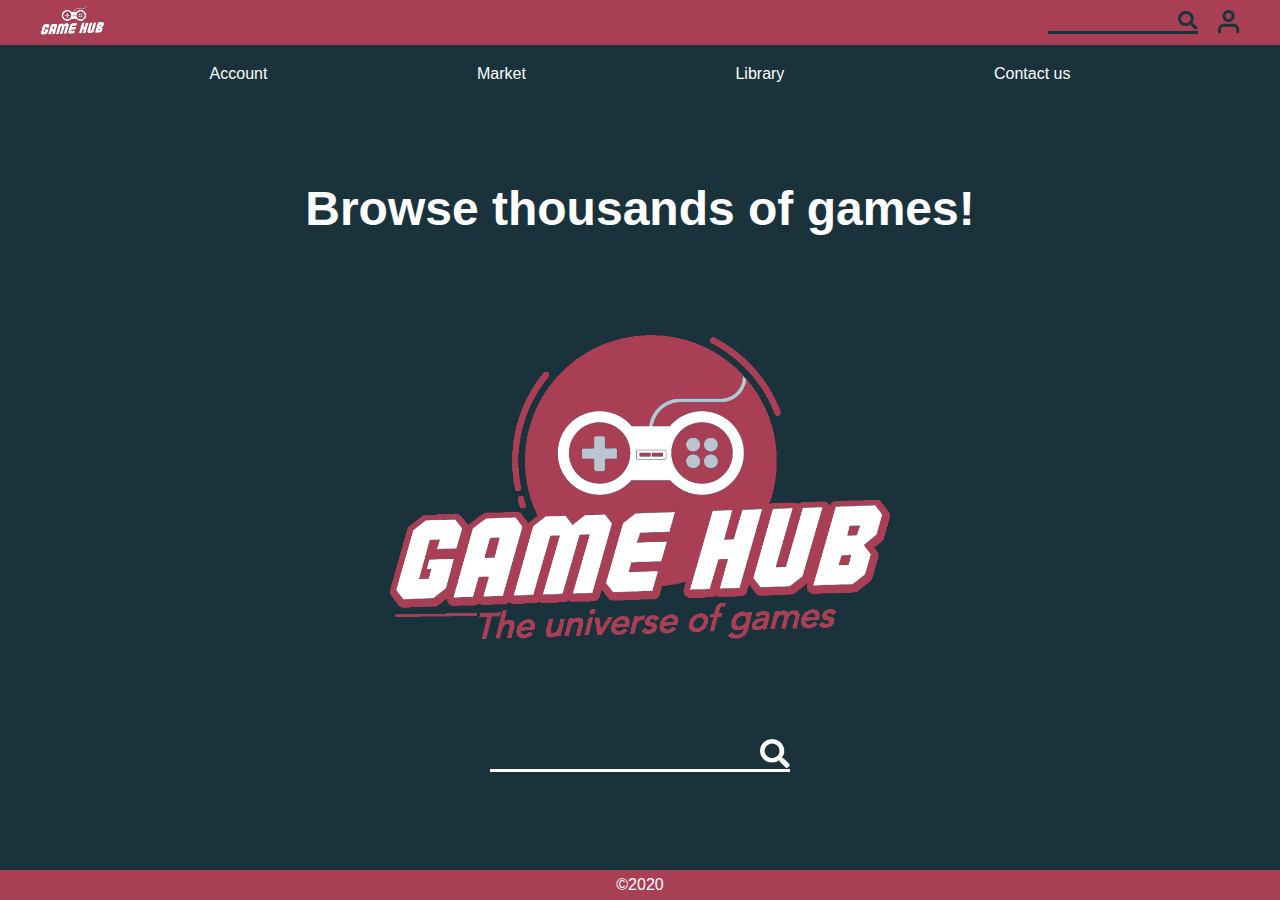
<file: index.html>
<!DOCTYPE html>
<html lang="en">
<head>
    <meta charset="UTF-8">
    <meta name="viewport" content="width=device-width, initial-scale=1.0">
    <title>Game Hub</title>
    <meta name="description" content="Sell your games or browse thousands of games on Game Hub.">
    <link rel="stylesheet" href="/styles/style2.css">
</head>
<body class="gamehubGrid">
    <header>
        <img src="img/Untitled3.png" alt="logo" id="logo">
        <a href="account.html"><img src="img/userIcon.png" alt="user icon"></a>
        <input type="text" name="search">  
    </header>
    <ul class="flex-secondNav">
        <li><a href="account.html">Account</a></li>
        <li><a href="market.html">Market</a></li>
        <li><a href="library.html">Library</a></li>
        <li><a href="contact.html">Contact us</a></li>
    </ul>
    <main class="indexMain">
        <h1>Browse thousands of games!</h1>
        <img src="img/Untitled2.png" alt="big logo" id="biglogo">
        <input type="text" name="search" class="mainInput">
    </main>
    <footer>
        <p>&copy;2020</p>
    </footer>
</body>
</html>
</file>
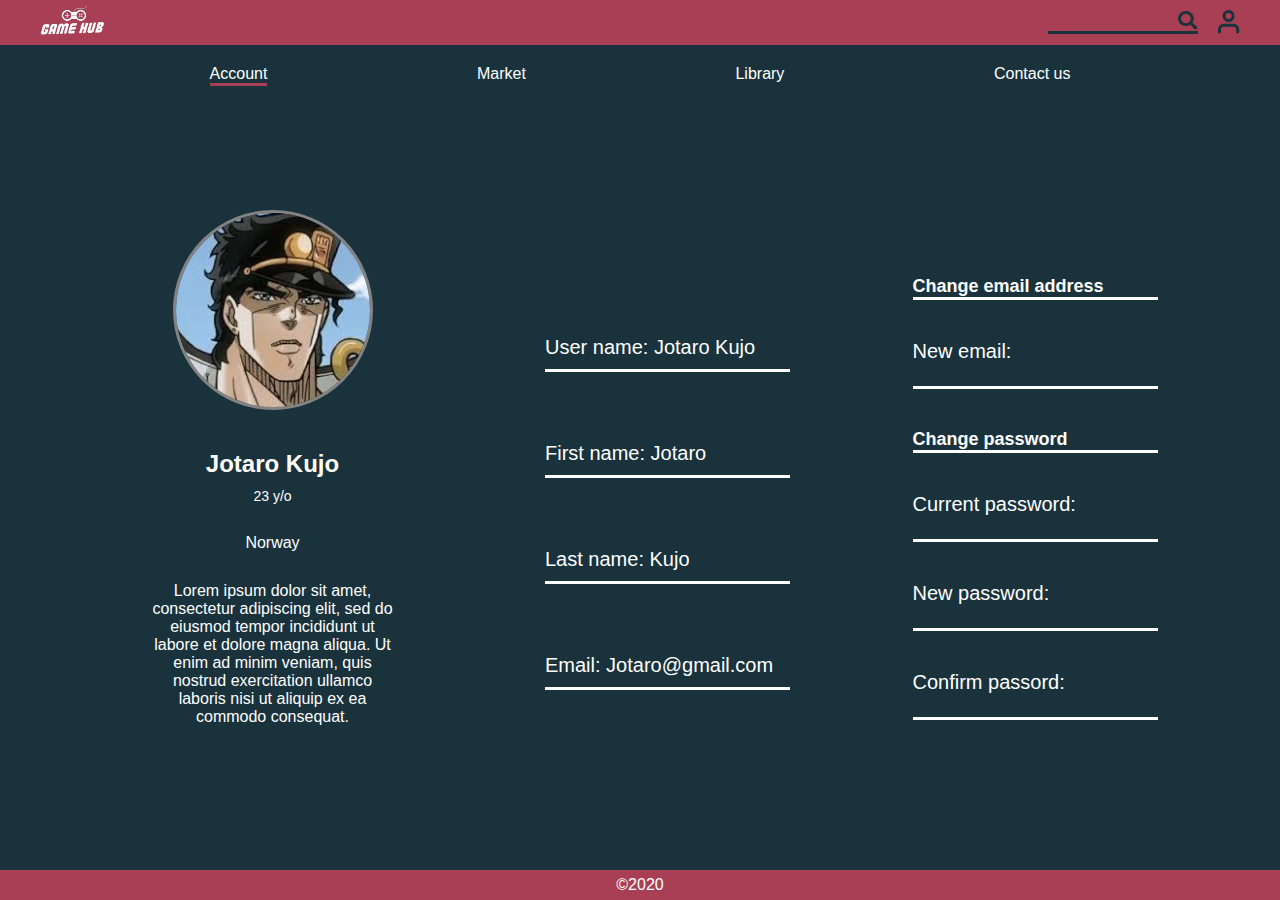
<file: account.html>
<!DOCTYPE html>
<html lang="en">
<head>
    <meta charset="UTF-8">
    <meta name="viewport" content="width=device-width, initial-scale=1.0">
    <title>Account | Game Hub</title>
    <meta name="description" content="Create account or sign in on Game Hub">
    <link rel="stylesheet" href="/styles/style2.css">
</head>
<body>
    <div class="gamehubGrid">
        <header class="accountHeader">
            <img src="img/Untitled3.png" alt="logo" id="logo">
            <a href="#"><img src="img/userIcon.png" alt="user icon"></a>
            <input type="text" name="search">
        </header>
        <ul class="flex-secondNav">
            <li id="active"><a href="#" >Account</a></li>
            <li><a href="market.html">Market</a></li>
            <li><a href="library.html">Library</a></li>
            <li><a href="contact.html">Contact us</a></li>
        </ul>    
        <main class="accountMain">
            <div class="profile">
                <img src="./img/jotaro.jpg" alt="profilePic">
                <h3>Jotaro Kujo</h3>
                <p id="age">23 y/o</p>
                <p>Norway</p>
                <p>Lorem ipsum dolor sit amet, consectetur adipiscing elit, sed do eiusmod tempor incididunt ut labore et dolore magna aliqua. Ut enim ad minim veniam, quis nostrud exercitation ullamco laboris nisi ut aliquip ex ea commodo consequat.</p>
            </div>
            
            <ul class="accountDetail">
                <li><p>User name: Jotaro Kujo</p></li>
                <li><p>First name: Jotaro</p></li>
                <li><p>Last name: Kujo</p></li>
                <li><p>Email: Jotaro@gmail.com</p></li>
            </ul>
            <ul class="changePass">
                <li><h3>Change email address</h3></li>
                <li class="inputItem">New email:<input type="text"></li>
                <li><h3>Change password</h3></li>
                <li class="inputItem">Current password:<input type="text"></li>
                <li class="inputItem">New password:<input type="text"></li>
                <li class="inputItem">Confirm passord:<input type="text"></li>
            </ul>
            
        </main>
        <footer class="accountFooter">
            <p>&copy;2020</p>
        </footer>
    </div>
</body>
</html>
</file>
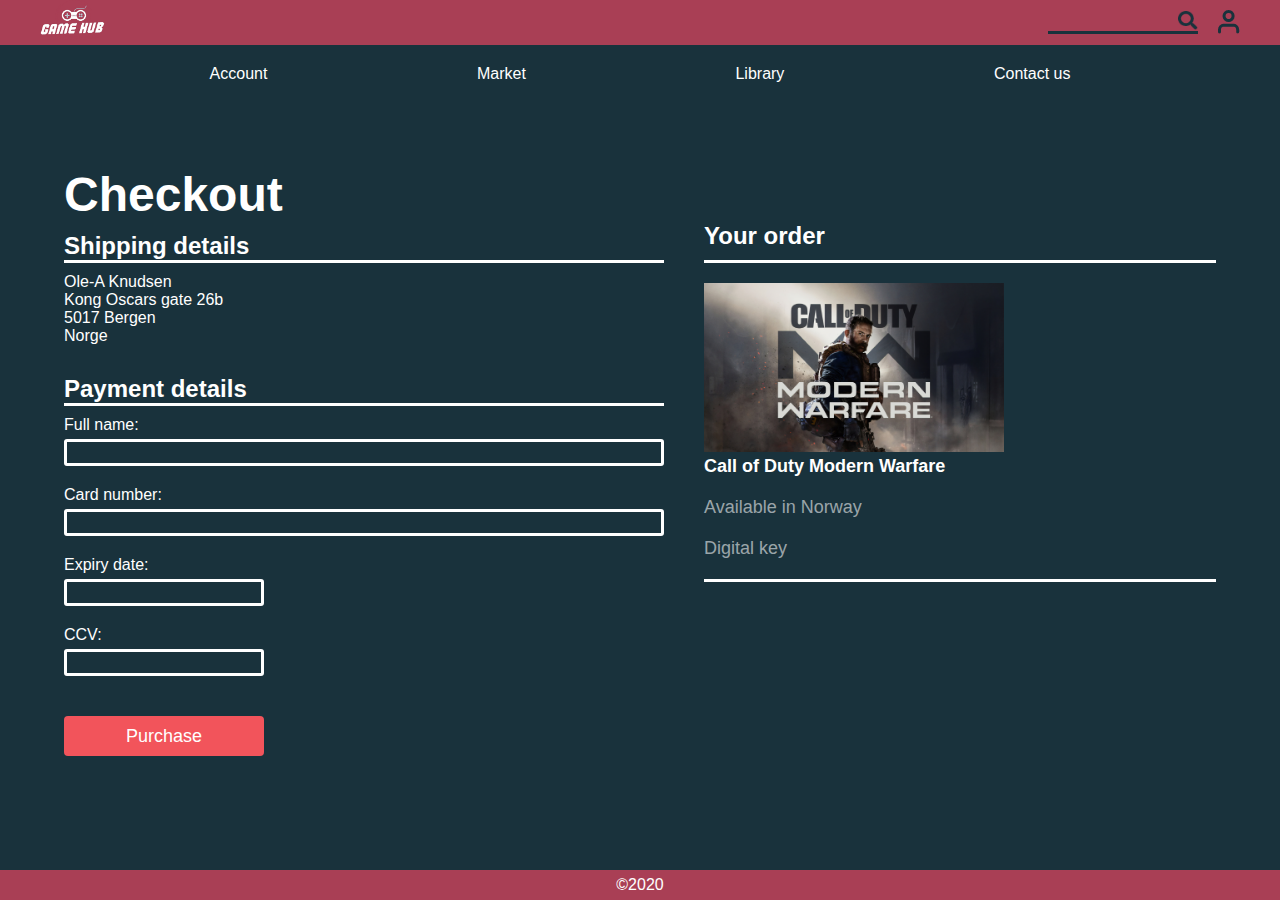
<file: checkOut.html>
<!DOCTYPE html>
<html lang="en">
<head>
    <meta charset="UTF-8">
    <meta name="viewport" content="width=device-width, initial-scale=1.0">
    <title>Checkout | Game Hub</title>
    <link rel="stylesheet" href="/styles/style2.css">
</head>
<body>
    <div class="gamehubGrid">
        <header class="accountHeader">
            <img src="img/Untitled3.png" alt="logo" id="logo">
            <a href="account.html"><img src="img/userIcon.png" alt="user icon"></a>
            <input type="text" name="search">
        </header>
            <ul class="flex-secondNav">
                <li><a href="account.html">Account</a></li>
                <li><a href="market.html">Market</a></li>
                <li><a href="library.html">Library</a></li>
                <li><a href="contact.html">Contact us</a></li>
            </ul>
        <main class="checkoutMain">
            <div class="checkout">
                <div class="shipping">
                    <h1>Checkout</h1>
                    <h2>Shipping details</h2>
                    <p>Ole-A Knudsen</p>
                    <p>Kong Oscars gate 26b</p>
                    <p>5017 Bergen</p>
                    <p>Norge</p>
                </div>
                <div class="checkoutDetails">
                    <h2>Payment details</h2>
                    <form action="#" id="checkoutForm">
                        <label for="fname">Full name:</label><br>
                        <input type="text" name="fname" id="fname" class="fnameCardnr"><br>
                        <label for="cardnr">Card number:</label><br>
                        <input type="text" name="cardnr" id="cardnr" class="fnameCardnr"><br>
                        <label for="expire">Expiry date:</label><br>
                        <input type="text" name="exDate" id="expire" class="exdateCcv"><br>
                        <label for="ccv">CCV:</label><br>
                        <input type="text" name="ccv" id="ccv" class="exdateCcv"><br>
                        <button id="purchase" formaction="checkoutSuccess.html">Purchase</button>
                    </form>               
                </div> 
            </div>
            <div class="order">
                <h2>Your order</h2>
                <div class="gameOrder">
                    <img src="img/cod.png" alt="callofduty">
                    <h3>Call of Duty Modern Warfare</h3>
                    <div class="availableInfo">
                    <p>Available in Norway</p>
                    <p>Digital key</p>
                </div>
            </div>
             
        </div>
        </main>
        <footer class="accountFooter">
            <p>&copy;2020</p>
        </footer>
    </div>
</body>
</html>
</file>
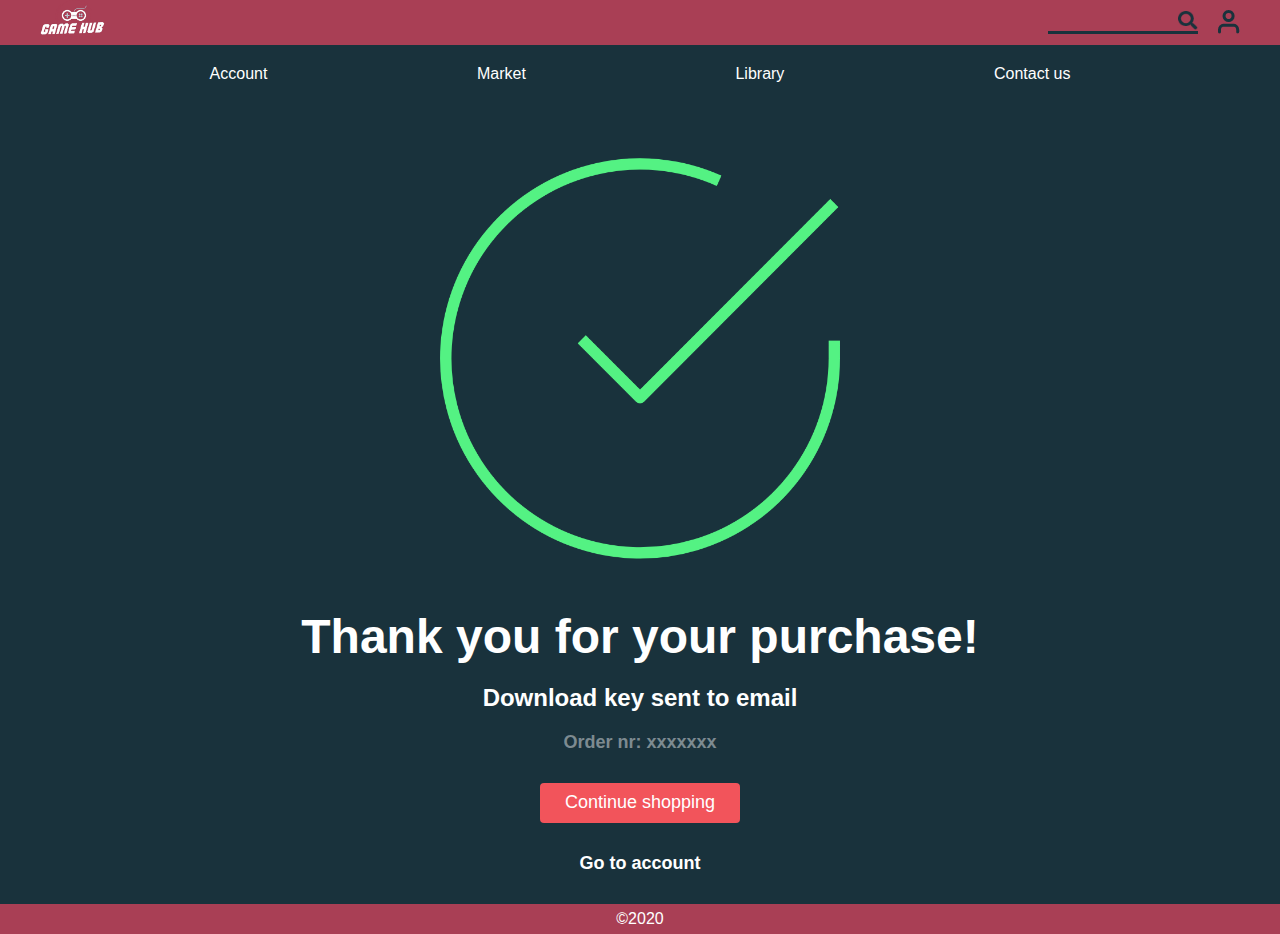
<file: checkoutSuccess.html>
<!DOCTYPE html>
<html lang="en">
<head>
    <meta charset="UTF-8">
    <meta name="viewport" content="width=device-width, initial-scale=1.0">
    <title>Success | Game Hub</title>
    <link rel="stylesheet" href="/styles/style2.css">
</head>
<body class="gamehubGrid">
    <header>
        <img src="img/Untitled3.png" alt="logo" id="logo">
        <a href="account.html"><img src="img/userIcon.png" alt="user icon"></a>
        <input type="text" name="search">  
    </header>
    <ul class="flex-secondNav">
        <li><a href="account.html">Account</a></li>
        <li><a href="market.html">Market</a></li>
        <li><a href="library.html">Library</a></li>
        <li><a href="contact.html">Contact us</a></li>
    </ul>
    <main class="successMain">
        <img src="img/successx2.png" alt="big logo" id="success">
        <h1>Thank you for your purchase!</h1>
        <h2>Download key sent to email</h2>
        <h3 id="successnr">Order nr: xxxxxxx</h3>
        <a href="market.html"><button id="continueShopping">Continue shopping</button></a>
        <h3 id="backtoaccount"><a href="account.html">Go to account</a></h3>
    </main>
    <footer>
        <p>&copy;2020</p>
    </footer>
</body>
</html>
</file>
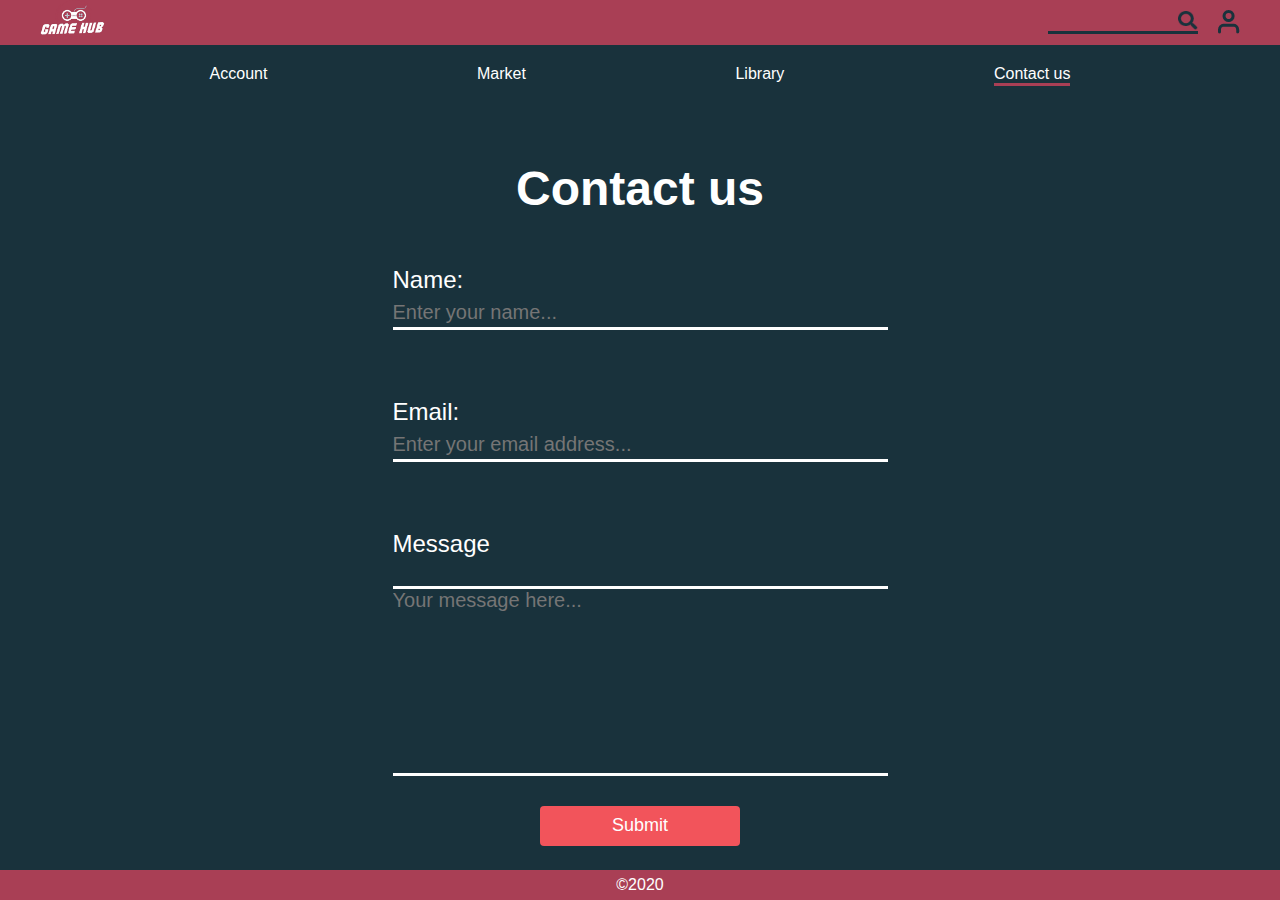
<file: contact.html>
<!DOCTYPE html>
<html lang="en">
<head>
    <meta charset="UTF-8">
    <meta name="viewport" content="width=device-width, initial-scale=1.0">
    <title>Contact | Game Hub</title>
    <meta name="description" content="Sign in to Game Hub to contact support">
    <link rel="stylesheet" href="/styles/style2.css">
</head>
<body class="gamehubGrid">
    <header>
        <img src="img/Untitled3.png" alt="logo" id="logo">
        <a href="account.html"><img src="img/userIcon.png" alt="user icon"></a>
        <input type="text" name="search">  
    </header>
    <ul class="flex-secondNav">
        <li><a href="account.html">Account</a></li>
        <li><a href="market.html">Market</a></li>
        <li><a href="library.html">Library</a></li>
        <li id="active"><a href="contact.html">Contact us</a></li>
    </ul>
    <main class="contactMain">
            <h1>Contact us</h1>
            <form action="#" class="contactForm">
                <label for="name">Name:</label>
                <input type="text" name="name" id="name" placeholder="Enter your name..."><br>
                <label for="emailContact">Email:</label>
                <input type="text" name="email" id="emailContact" placeholder="Enter your email address..."><br>
                <label for="contactText">Message</label><br>
                <textarea name="contact" id="contactText" cols="40" rows="8" placeholder="Your message here..."></textarea>
                </form>
            <a href="#"><button id="submit">Submit</button></a>
    </main>
    <footer>
        <p>&copy;2020</p>
    </footer>
</body>
</html>
</file>
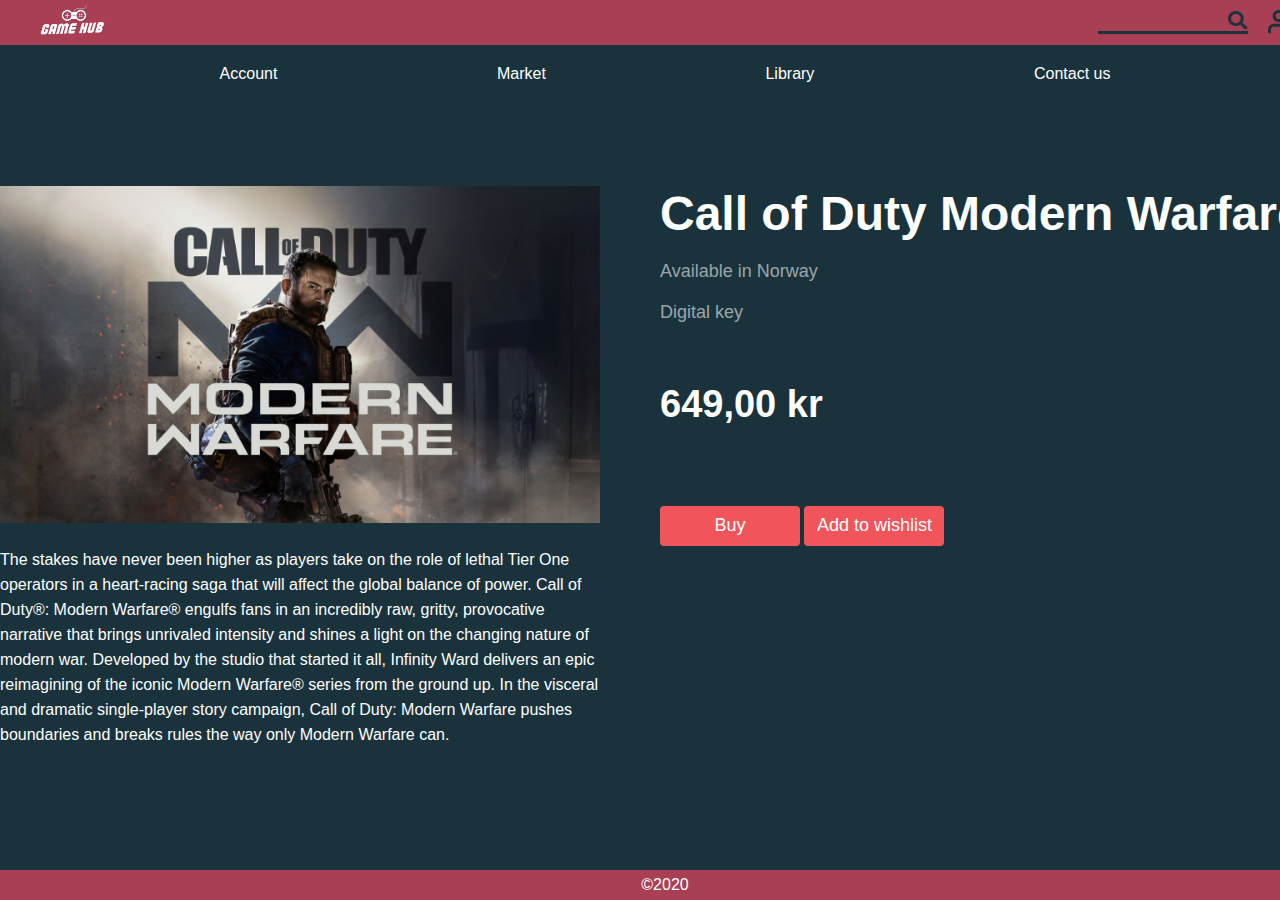
<file: gamePage.html>
<!DOCTYPE html>
<html lang="en">
<head>
    <meta charset="UTF-8">
    <meta name="viewport" content="width=device-width, initial-scale=1.0">
    <title>CoD MW | Game Hub</title>
    <meta name="description" content="Buy Call of Duty Modern warfare for PC, Playstation or Xbox">
    <link rel="stylesheet" href="/styles/style2.css">
</head>
<body>
    <div class="gamehubGrid">
        <header class="accountHeader">
            <img src="img/Untitled3.png" alt="logo" id="logo">
            <a href="account.html"><img src="img/userIcon.png" alt="user icon"></a>
            <input type="text" name="search">
        </header>
            <ul class="flex-secondNav">
                <li><a href="account.html">Account</a></li>
                <li><a href="market.html">Market</a></li>
                <li><a href="library.html">Library</a></li>
                <li><a href="contact.html">Contact us</a></li>
            </ul>
        <main class="gamePageMain">
            <figure><img src="img/cod.png" alt="callofduty">
            <figcaption>The stakes have never been higher as players take on the role of lethal Tier One operators in a heart-racing saga that will affect the global balance of power. Call of Duty®: Modern Warfare® engulfs fans in an incredibly raw, gritty, provocative narrative that brings unrivaled intensity and shines a light on the changing nature of modern war. Developed by the studio that started it all, Infinity Ward delivers an epic reimagining of the iconic Modern Warfare® series from the ground up. In the visceral and dramatic single-player story campaign, Call of Duty: Modern Warfare pushes boundaries and breaks rules the way only Modern Warfare can.</figcaption>
            </figure> 
        <div class="gameInfo">
            <h1>Call of Duty Modern Warfare</h1>
            <div class="availableInfo">
                <p>Available in Norway</p>
                <p>Digital key</p>  
            </div>
            <h2 class="gamePrice">649,00 kr</h2>
            <div class="cta">
                <a href="checkOut.html"><button class="gameBtn" id="buyBtn">Buy</button></a>
                <button class="gameBtn">Add to wishlist</button>
            </div>     
        </div>
        </main>
        <footer class="accountFooter">
            <p>&copy;2020</p>
        </footer>
    </div>
</body>
</html>
</file>
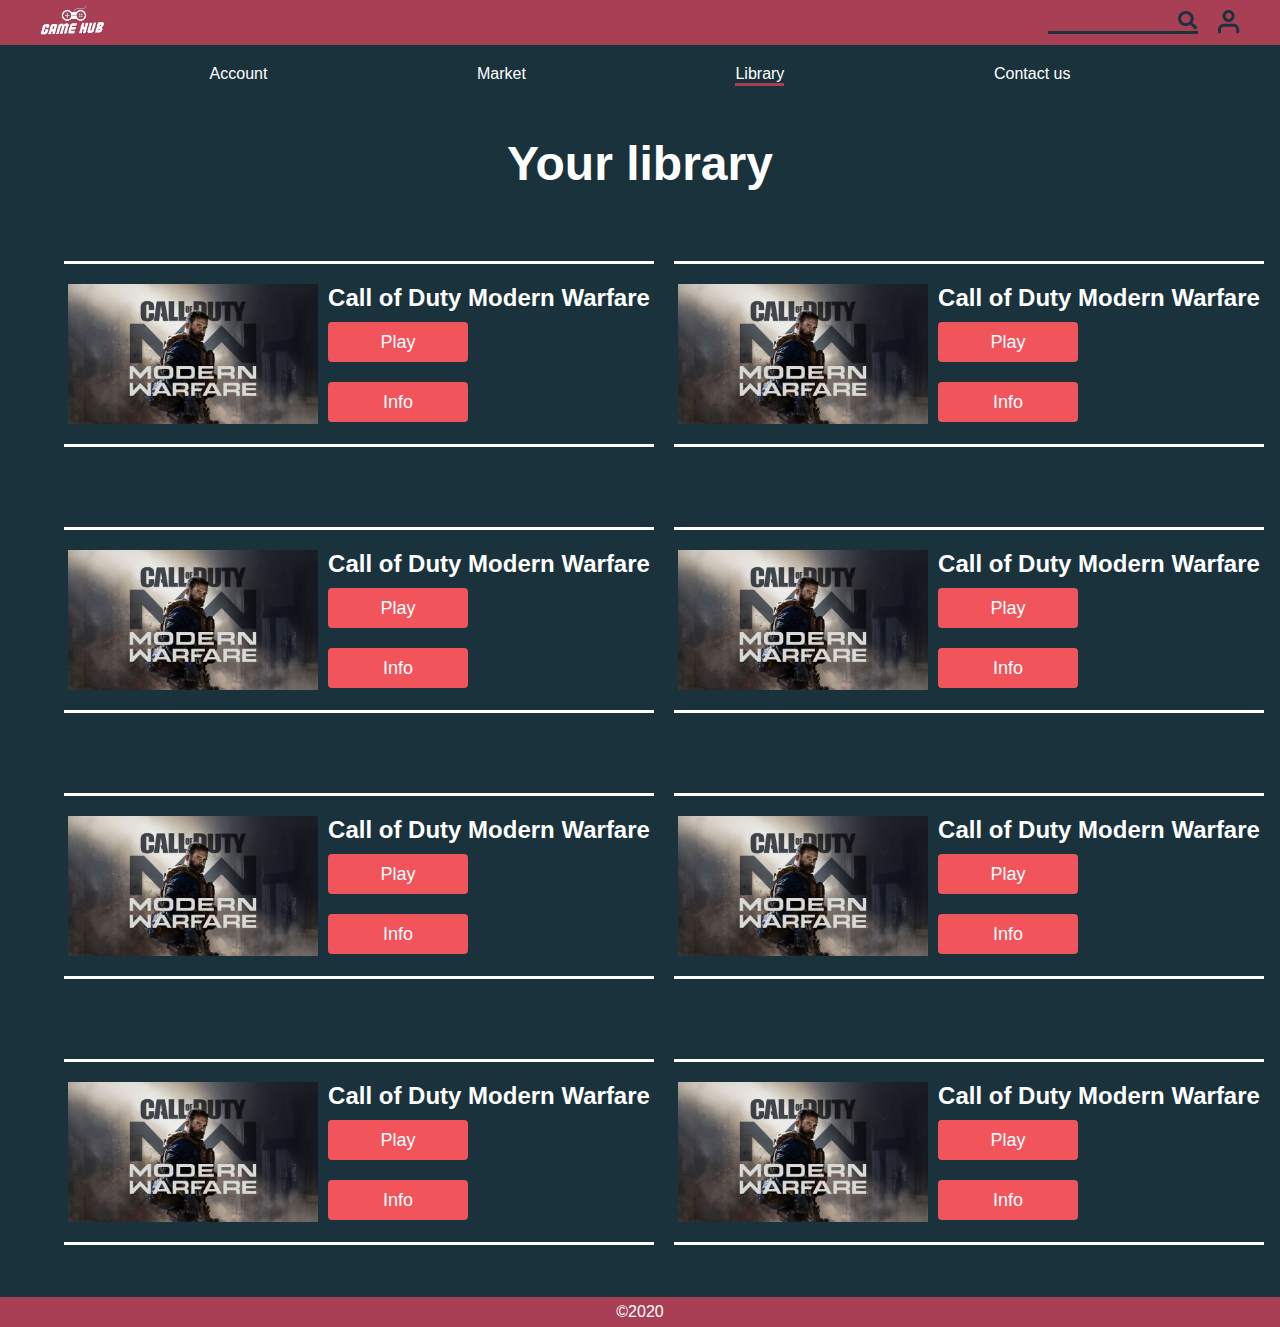
<file: library.html>
<!DOCTYPE html>
<html lang="en">
<head>
    <meta charset="UTF-8">
    <meta name="viewport" content="width=device-width, initial-scale=1.0">
    <title>Library | Game Hub</title>
    <link rel="stylesheet" href="/styles/style2.css">
</head>
<body>
        <header>
            <img src="img/Untitled3.png" alt="logo" id="logo">
            <a href="account.html"><img src="img/userIcon.png" alt="user icon"></a>
            <input type="text" name="search">
        </header>
        <ul class="flex-secondNav">
            <li><a href="account.html">Account</a></li>
            <li><a href="market.html">Market</a></li>
            <li id="active"><a href="#">Library</a></li>
            <li><a href="contact.html">Contact us</a></li>
        </ul>
            <h1 id="h1Library">Your library</h1>
        <main class="libraryMain">           
            <div class="libraryGames">
                <img src="img/cod.png" alt="callofduty">
                <div class="gameCard">
                    <div class="info">
                        <h2>Call of Duty Modern Warfare</h2>                        
                         <button class="play playbtn">Play</button><br>
                         <a href="gamePage.html"><button class="play moreInfo">Info</button></a>    
                    </div>
                </div>
            </div>

            <div class="libraryGames">
                <img src="img/cod.png" alt="callofduty">
                <div class="gameCard">
                    <div class="info">
                        <h2>Call of Duty Modern Warfare</h2>                       
                         <button class="play playbtn">Play</button><br>
                         <a href="gamePage.html"><button class="play moreInfo">Info</button></a>    
                    </div>
                </div>
            </div>

            <div class="libraryGames">
                <img src="img/cod.png" alt="callofduty">
                <div class="gameCard">
                    <div class="info">
                        <h2>Call of Duty Modern Warfare</h2>                        
                         <button class="play playbtn">Play</button><br>
                         <a href="gamePage.html"><button class="play moreInfo">Info</button></a>    
                    </div>
                </div>
            </div>

            <div class="libraryGames">
                <img src="img/cod.png" alt="callofduty">
                <div class="gameCard">
                    <div class="info">
                        <h2>Call of Duty Modern Warfare</h2>                       
                         <button class="play playbtn">Play</button><br>
                         <a href="gamePage.html"><button class="play moreInfo">Info</button></a>    
                    </div>
                </div>
            </div>

            <div class="libraryGames">
                <img src="img/cod.png" alt="callofduty">
                <div class="gameCard">
                    <div class="info">
                        <h2>Call of Duty Modern Warfare</h2>                        
                         <button class="play playbtn">Play</button><br>
                         <a href="gamePage.html"><button class="play moreInfo">Info</button></a>    
                    </div>
                </div>
            </div>

            <div class="libraryGames">
                <img src="img/cod.png" alt="callofduty">
                <div class="gameCard">
                    <div class="info">
                        <h2>Call of Duty Modern Warfare</h2>                        
                         <button class="play playbtn">Play</button><br>
                         <a href="gamePage.html"><button class="play moreInfo">Info</button></a>    
                    </div>
                </div>
            </div>

            <div class="libraryGames">
                <img src="img/cod.png" alt="callofduty">
                <div class="gameCard">
                    <div class="info">
                        <h2>Call of Duty Modern Warfare</h2>
                         <button class="play playbtn">Play</button><br>
                         <a href="gamePage.html"><button class="play moreInfo">Info</button></a>    
                    </div>
                </div>
            </div>

            <div class="libraryGames">
                <img src="img/cod.png" alt="callofduty">
                <div class="gameCard">
                    <div class="info">
                        <h2>Call of Duty Modern Warfare</h2>
                         <button class="play playbtn">Play</button><br>
                         <a href="gamePage.html"><button class="play moreInfo">Info</button></a>    
                    </div>
                </div>
            </div>
        </main>
        <footer class="accountFooter">
            <p>&copy;2020</p>
        </footer>
</body>
</html>
</file>
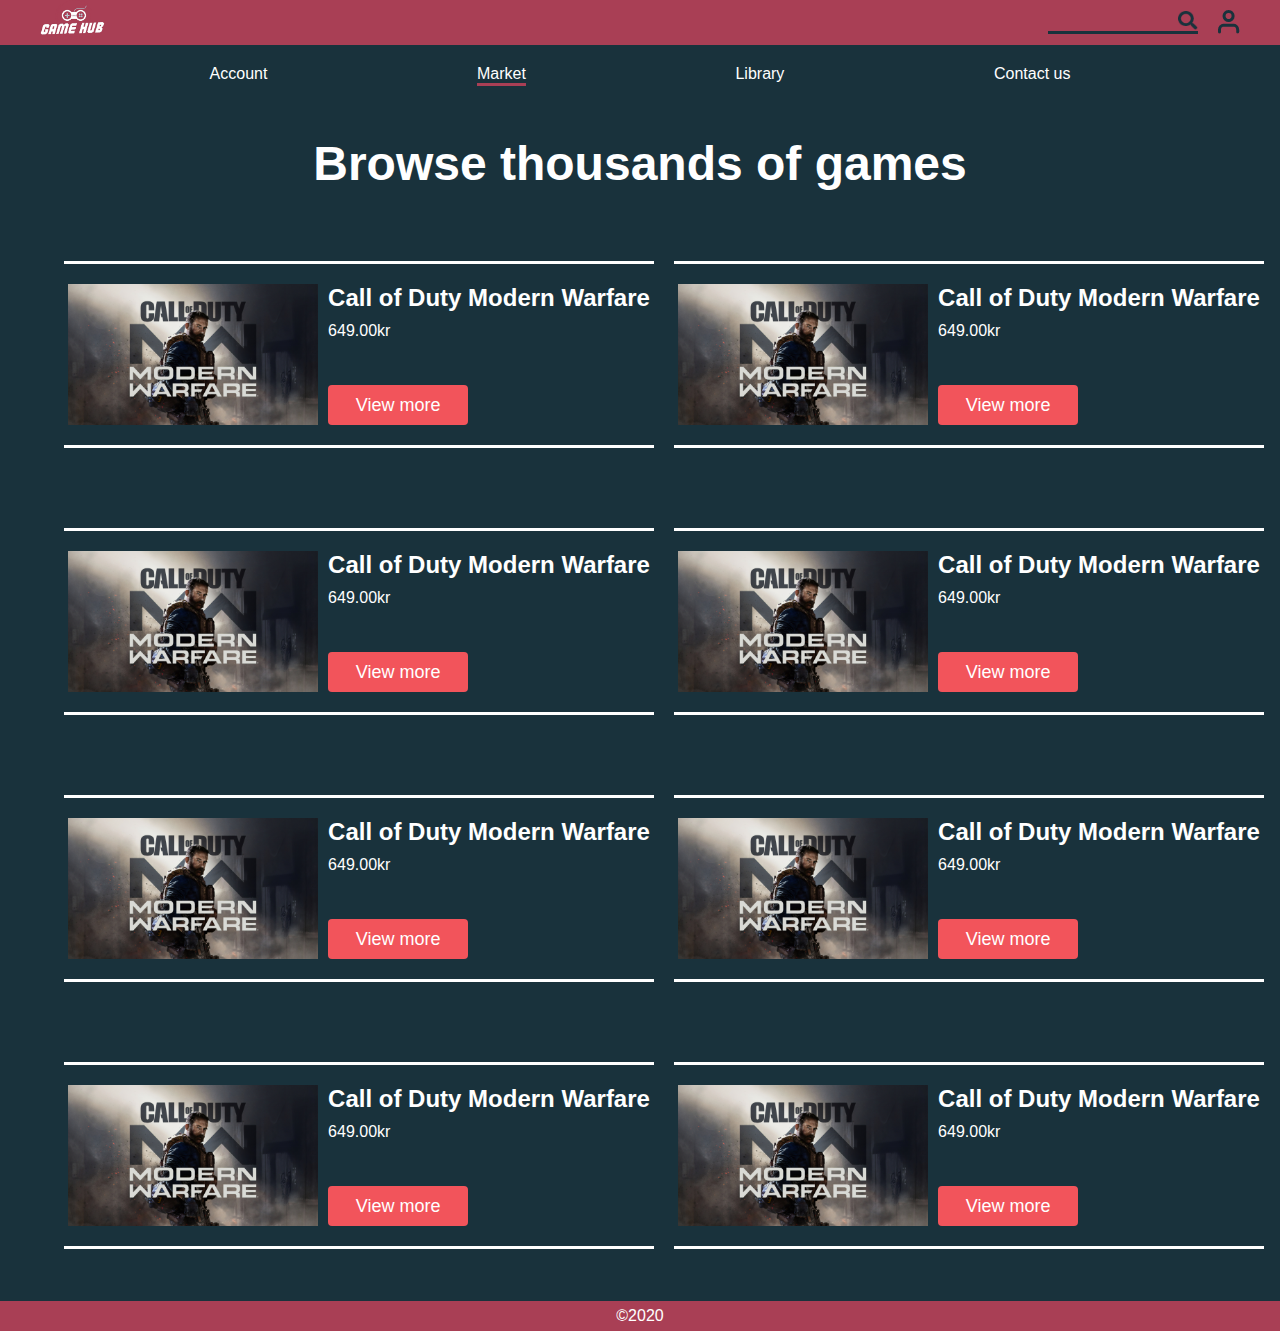
<file: market.html>
<!DOCTYPE html>
<html lang="en">
<head>
    <meta charset="UTF-8">
    <meta name="viewport" content="width=device-width, initial-scale=1.0">
    <title>Market | Game Hub</title>
    <meta name="description" content="Sell your games or browse thousands of games on Game Hub marketplace.">
    <link rel="stylesheet" href="/styles/style2.css">
</head>
<body>
    <header class="accountHeader">
        <img src="img/Untitled3.png" alt="logo" id="logo">
        <a href="account.html"><img src="img/userIcon.png" alt="user icon"></a>
        <input type="text" name="search">
    </header>
        <ul class="flex-secondNav">
            <li><a href="account.html">Account</a></li>
            <li id="active"><a href="#">Market</a></li>
            <li><a href="library.html">Library</a></li>
            <li><a href="contact.html">Contact us</a></li>
        </ul>
        <h1 id="h1Market">Browse thousands of games</h1>
    <main class="marketMain">
        <div class="marketGames">
            <img src="img/cod.png" alt="callofduty">
            <div class="gameCard">
                <div class="info">
                    <h2>Call of Duty Modern Warfare</h2>
                    <p class="price">649.00kr</p>
                    <a href="platform.html"><button class="viewMore">View more</button></a>   
                </div>
            </div>
        </div>

        <div class="marketGames">
            <img src="img/cod.png" alt="callofduty">
            <div class="gameCard">
                <div class="info">
                    <h2>Call of Duty Modern Warfare</h2>
                    <p class="price">649.00kr</p>
                    <a href="platform.html"><button class="viewMore">View more</button></a>   
                </div>
            </div>
        </div>

        <div class="marketGames">
           <img src="img/cod.png" alt="callofduty">
            <div class="gameCard">
               <div class="info">
                   <h2>Call of Duty Modern Warfare</h2>
                    <p class="price">649.00kr</p>
                    <a href="platform.html"><button class="viewMore">View more</button></a>             
                </div>
            </div>
        </div>

        <div class="marketGames">
            <img src="img/cod.png" alt="callofduty">
            <div class="gameCard">
                <div class="info">
                    <h2>Call of Duty Modern Warfare</h2>
                    <p class="price">649.00kr</p>
                    <a href="platform.html"><button class="viewMore">View more</button></a>             
                </div>
            </div>
        </div>

        <div class="marketGames">
            <img src="img/cod.png" alt="callofduty">
            <div class="gameCard">
                <div class="info">
                    <h2>Call of Duty Modern Warfare</h2>
                    <p class="price">649.00kr</p>
                    <a href="platform.html"><button class="viewMore">View more</button></a>      
                </div>
            </div>
        </div>

        <div class="marketGames">
            <img src="img/cod.png" alt="callofduty">
            <div class="gameCard">
                <div class="info">
                    <h2>Call of Duty Modern Warfare</h2>
                    <p class="price">649.00kr</p>
                    <a href="platform.html"><button class="viewMore">View more</button></a>        
                </div>
            </div>
        </div>

        <div class="marketGames">
            <img src="img/cod.png" alt="callofduty">
            <div class="gameCard">
                <div class="info">
                    <h2>Call of Duty Modern Warfare</h2>
                    <p class="price">649.00kr</p>
                    <a href="platform.html"><button class="viewMore">View more</button></a> 
                </div>
            </div>
        </div>

        <div class="marketGames">
            <img src="img/cod.png" alt="callofduty">
            <div class="gameCard">
                <div class="info">
                    <h2>Call of Duty Modern Warfare</h2>
                    <p class="price">649.00kr</p>
                    <a href="platform.html"><button class="viewMore">View more</button></a>         
                </div>
            </div>
        </div>
    </main>
    <footer class="accountFooter">
        <p>&copy;2020</p>
    </footer>
</body>
</html>
</file>
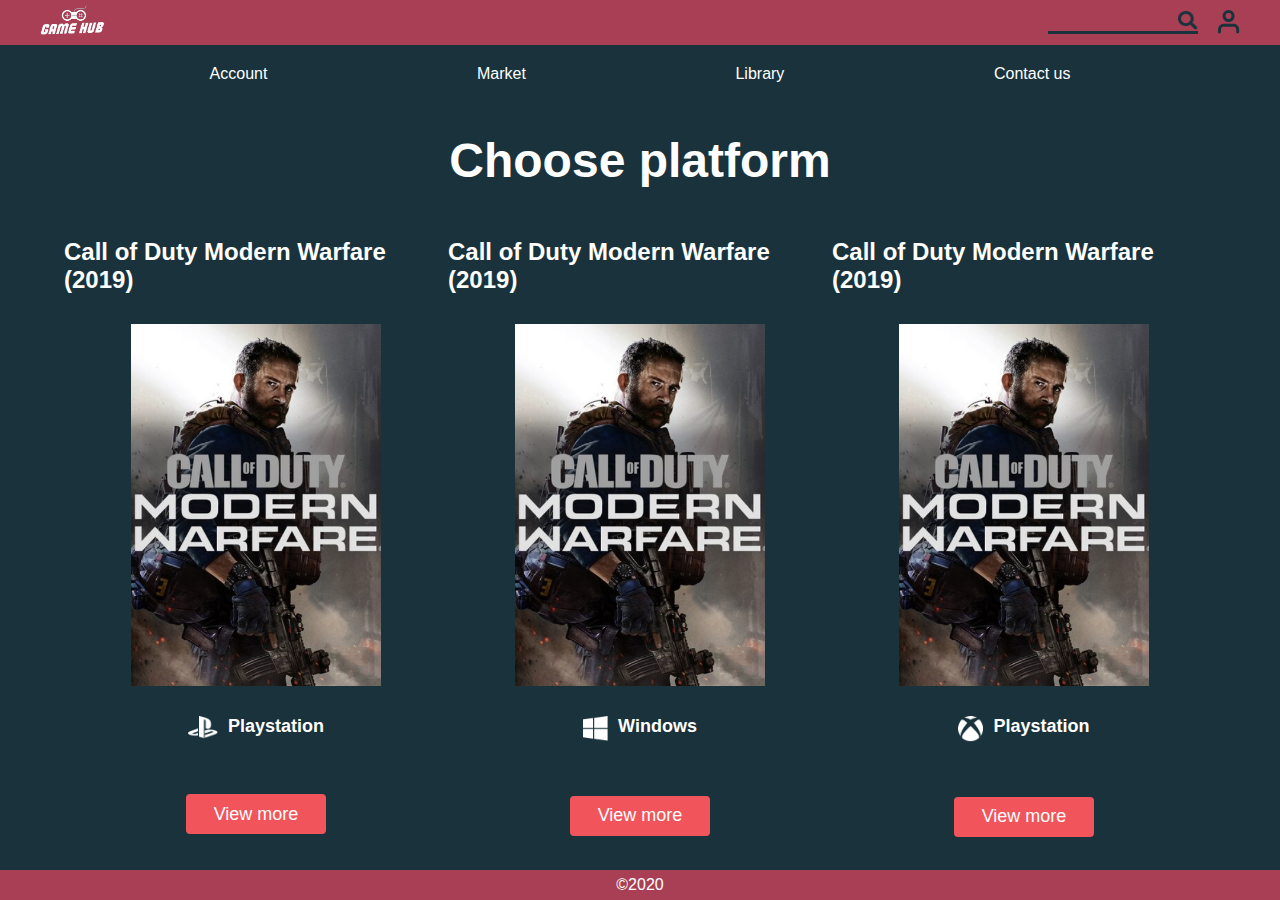
<file: platform.html>
<!DOCTYPE html>
<html lang="en">
<head>
    <meta charset="UTF-8">
    <meta name="viewport" content="width=device-width, initial-scale=1.0">
    <title>Search result | Game Hub</title>
    <link rel="stylesheet" href="/styles/style2.css">
</head>
<body>
    <div class="gamehubGrid">
        <header class="accountHeader">
            <img src="img/Untitled3.png" alt="logo" id="logo">
            <a href="account.html"><img src="img/userIcon.png" alt="user icon"></a>
            <input type="text" name="search">
        </header>
        <ul class="flex-secondNav">
            <li><a href="account.html">Account</a></li>
            <li><a href="market.html">Market</a></li>
            <li><a href="library.html">Library</a></li>
            <li><a href="contact.html">Contact us</a></li>
        </ul>
        <main class="resultMain">
            <h1 class="searchResult">Choose platform</h1>
            <div class="allCards">
                <div class="searchContainer">
                    <div class="searchCard">
                        <h2>Call of Duty Modern Warfare (2019)</h2>
                        <img src="img/searchImg.png" alt="call of duty" class="searchImg">
                        <div class="platform">
                            <img src="img/Icon-playstation.png" alt="playstation icon" class="gameIcon">
                            <h3>Playstation</h3>
                        </div>
                        <a href="gamePage.html"><button class="viewMore">View more</button></a>
                    </div>
                </div>

                <div class="searchContainer">
                    <div class="searchCard">
                        <h2>Call of Duty Modern Warfare (2019)</h2>
                        <img src="img/searchImg.png" alt="call of duty" class="searchImg">
                        <div class="platform">
                            <img src="img/Icon-windows.png" alt="windows icon" class="gameIcon" id="winIcon">
                            <h3>Windows</h3>
                        </div>
                        <a href="gamePage.html"><button class="viewMore">View more</button></a>
                    </div>
                </div>

                <div class="searchContainer">
                    <div class="searchCard">
                        <h2>Call of Duty Modern Warfare (2019)</h2>
                        <img src="img/searchImg.png" alt="call of duty" class="searchImg">
                        <div class="platform">
                            <img src="img/Icon-xbox.png" alt="xbox icon" class="gameIcon" id="xboxIcon">
                            <h3>Playstation</h3>
                        </div>
                        <a href="gamePage.html"><button class="viewMore">View more</button></a>
                    </div>
                </div>
            </div>
        </main>
        <footer class="accountFooter">
            <p>&copy;2020</p>
        </footer>
    </div>
</body>
</html>
</file>
<file: styles/style2.css>
* {
    margin: 0;
    padding: 0;
    box-sizing: border-box;
    text-decoration: none;
    list-style: none;
}

a {
    color: white;
}

html, body {
    background-color: #19323C;
    height: 100vh;
    font-family: 'monsterrat', sans-serif;
}

.gamehubGrid {
    display: grid;
    grid-template-rows: auto auto 1fr auto;
    height: 100%;
}

header {
    background-color: #A93F55;
    height: 45px;
    grid-row: 1;
}

footer {
    display: flex;
    justify-content: center;
    align-items: center;
    background-color: #A93F55;
    height: 30px;
    color: white;
    grid-row: 4;
}

header > input[type=text] {
    float: right;
    margin: 10px 20px 0px 0px;
    border: none;
    background-color: transparent;
    border-bottom: 3px solid #19323C;
    padding: 0px 25px 0px 0px;
    background-image: url(../img/smallSearch.png);
    background-repeat: no-repeat;
    background-position: right;
    font-size: 18px;
    width: 150px;
    background-size: 20px;
    color: white;
    transition: width 0.3s ease-in-out;
}

#active {
    border-bottom: #A93F55 solid 3px;
}

button:hover {
    background-color: #19323C;
    border: solid 3px #F2545B;
}

#logo {
    width: 65px;
    margin: 0px 0px 0px 40px;
    display: inline-block;
}

h1 {
    color: white;
    font-size: 48px;
}

h2 {
    color: white;
    font-size: 24px;
}

h3 {
    color: white;
    font-size: 18px;
}

h4 {
    color: white;
    font-size: 16px;
}

header>a {
    float: right;
    margin: 10px 40px 0px 0px;

}

/* ! Home */

.indexMain {
    display: flex;
    flex-direction: column;
    justify-content: space-evenly;
    align-items: center;
    grid-row: 3;
}

#biglogo {
    width: 500px;
}

.mainInput[type=text] {
    width: 300px;
    box-sizing: border-box;
    background-image: url(../img/searchIcon.png);
    background-repeat: no-repeat;
    background-position: right;
    border: none;
    border-bottom: 3px solid white;
    font-size: 24px;
    background-color: transparent;
    background-size: 30px;
    color: white;
    padding: 3px 32px 0 0;
}

/* ! Profile */

.accountMain {
    display: grid;
    grid-template-columns: 1fr 1fr 1fr 2fr 1fr 2fr 1fr;
    grid-row: auto;
    align-items: center;
}

.flex-secondNav {
    display: flex;
    justify-content: space-evenly;
    margin-top: 20px;
    grid-row: 2;
}

.flex-secondNav a li  {
    list-style: none;
    color: white;
    font-size: 20px;
}

.profile {
    display: flex;
    flex-direction: column;
    align-items: center;
    justify-content: center;
    width: 300px;
    text-align: center;
    color: white;
    font-family: 'monsterrat', sans-serif;
    padding: 0 0 0 0;
    grid-column: 2;
}

div.profile p {
    margin-top: 10px;
    margin-bottom: 20px;
    width: 250px;
}

#age {
    font-size: 14px;
    margin-bottom: 20px;
}

div.profile h3 {
    font-size: 24px;
    margin-top: 40px;
    margin-bottom: 0px;
}

div.profile img {
    border-radius: 50%;
    height: 200px;
    border: 3px solid #838383;
}

/* ! account details */

.accountDetail > li {
    padding: 70px 0 0 0;
    font-size: 20px;
}

.accountDetail p {
    font-size: 20px;
    margin-bottom: 10px;
}

.changePass > li {
    padding: 40px 0 0 0;
    font-size: 20px;
}

.inputItem>input {
    border: none;
    background-color: transparent;
    color: white;
    font-size: 18px;
    width: 100%;
}

.accountMain li {
    border-bottom: 3px solid white;
}

.accountDetail {
    display: flex;
    justify-content: center;
    grid-column: 4;
}

.changePass {
    display: flex;
    justify-content: center;
    grid-column: 6;
}

.changePass > h4 {
    margin: 30px 0 0 0;
    font-size: 28px;
}

.accountDetail, .changePass {
    display: flex;
    flex-direction: column;
    list-style: none;
    color: white;
    height: 537px;
}

/* ! Market */

.marketMain {
    display: grid;
    grid-template-columns: auto auto;
    grid-gap: 40px 20px;
    width: 90%;
    margin: auto;
    padding: 0 0 2rem 0;
    justify-content: space-around;
}

.marketGames {
    display: flex;
    justify-content: center;
    border-top: 3px solid white;
    border-bottom: 3px solid white;
    width: 590px;
    margin: 20px 0;
}

.marketGames img {
    width: 250px;
}

#h1Market {
    text-align: center;
    margin: 50px 0;
}

.info {
    padding: 0 0 0 10px;
    color: white;
    height: 100%;
}

.price {
    margin: 10px 0 20px 0;
    color: white;
}

.viewMore {
    background-color: #F2545B;
    border-radius: 4px;
    width: 140px;
    height: 40px;
    border: none;
    color: white;
    font-size: 18px;
    text-align: center;
    cursor: pointer;
    margin-top: 25px;
}

.gameCard, .marketGames img {
    padding: 20px 0;
}

/* ! Game page */

.gamePageMain {
    display: grid;
    grid-template-columns: 720px 720px;
    grid-gap: 0 40px;
    width: 90%;
    margin: auto;
    justify-content: center;
}

.gameBtn {
    background-color: #F2545B;
    border-radius: 4px;
    width: 140px;
    height: 40px;
    border: none;
    color: white;
    font-size: 18px;
    text-align: center;
    
}

.gamePageMain img{
    width: 600px;
}

#buyBtn, .moreInfo {
   cursor: pointer; 
}

.addToCart {
    margin-right: 10px;
}

.gameInfo {
    display: flex;
    flex-direction: column;
    margin: 0 0 0 50px;
}

.availableInfo > p {
    margin: 20px 0;
    font-size: 18px;
    color: rgba(255, 255, 255, 0.575);
}

.gamePrice {
    margin: 40px 0 80px 0;
    color: white;
    font-size: 38px;
}

.gamePageMain figure {
    width: 600px;
}

figcaption {
    color: white;
    margin: 20px 0;
    line-height: 25px;
}

/* ! Checkout */

.checkoutMain {
    display: grid;
    grid-template-columns: 1fr 1fr;
    grid-gap: 0 40px;
    width: 90%;
    margin: auto;
    justify-content: center;
}

.shipping {
    color: white;
}

.shipping > h1{
    margin-bottom: 10px;
}

.checkout h2 {
    margin-bottom: 10px;
    border-bottom: 3px solid white;
}

.checkoutDetails {
    padding: 30px 0;
}

#checkoutForm > input {
    background-color: transparent;
    border: white solid 3px;
    border-radius: 3px;
    font-size: 18px;
    margin: 5px 0 20px 0;
}

.fnameCardnr {
    width: 600px;
}

.exdateCcv {
    width: 200px;
}



#checkoutForm > label{
    margin: 20px 0 0 0;
    color: white;
}

#purchase {
    background-color: #F2545B;
    border: none;
    height: 40px;
    border-radius: 4px;
    color: white;
    width: 200px;
    font-size: 18px;
    margin: 20px 0 0 0;
}

#purchase:hover {
    cursor: pointer;
}

.order {
    margin: 55px 0 0 0;
}

.gameOrder {
    margin: 10px 0 0 0;
    border-top: 3px solid white;
    border-bottom: 3px solid white;
}

.order img{
    margin: 20px 0 0 0;
    width: 300px;
}

/* ! library */

.libraryMain {
    display: grid;
    grid-template-columns: auto auto;
    grid-gap: 40px 20px;
    width: 90%;
    margin: auto;
    padding: 0 0 2rem 0;
    justify-content: space-around;
}

#h1Library {
    text-align: center;
    margin: 50px 0;
}

.play {
    background-color: #F2545B;
    border-radius: 4px;
    width: 140px;
    height: 40px;
    border: none;
    color: white;
    font-size: 18px;
    text-align: center;
    margin-top: 10px;
}

.moreInfo {
    margin-top: 20px;
}

.libraryGames {
    display: flex;
    justify-content: center;
    border-top: 3px solid white;
    border-bottom: 3px solid white;
    width: 590px;
    margin: 20px 0;
}

.libraryGames img {
    width: 250px;
    height: 180px;
}

.gameCard, .libraryGames img {
    padding: 20px 0;
}

/* ! success page */

.successMain {
    display: flex;
    flex-direction: column;
    align-items: center;
    grid-row: 3;
}

#success {
    width: 400px;
    margin: 25px 0 0 0;
}

#successnr {
    color: rgba(255, 255, 255, 0.438);
    margin-bottom: 30px;
}

#continueShopping {
    background-color: #F2545B;
    border-radius: 4px;
    width: 200px;
    height: 40px;
    border: none;
    color: white;
    font-size: 18px;
    text-align: center;
    cursor: pointer;
}

.successMain img {
    padding: 50px 0;
}

.successMain h2{
    padding: 20px 0;
}

#backtoaccount {
    margin-top: 30px;
}

/* ! Create account */

.createMain {
    display: flex;
    flex-direction: column;
    align-items: center;
    grid-row: 3;
    justify-content: space-evenly;
}

.createAccount > input {
    border: none;
    background-color: transparent;
    border-bottom: 3px solid white;
    padding: 0 0 0px 50px;
    width: 400px;
    font-size: 24px;
    color: white;
}

#username {
    background-image: url(img/user.png);
    background-repeat: no-repeat;
    padding-top: 20px;
}

#email {
    background-image: url(img/email.png);
    background-repeat: no-repeat;
    margin-top: 40px;
    padding-top: 8px;
}

#pass {
    background-image: url(img/lock.png);
    background-repeat: no-repeat;
    margin-top: 40px;
    padding-top: 20px;
}

#confirmpass {
    background-image: url(img/checkedLock.png);
    background-repeat: no-repeat;
    margin-top: 40px;
    padding-top: 20px;
}

#signup {
    background-color: #F2545B;
    border: none;
    height: 40px;
    border-radius: 4px;
    color: white;
    width: 200px;
    font-size: 18px;
    margin: 20px 0 0 0;
}

/* ! Contact */

.contactMain {
    display: flex;
    flex-direction: column;
    align-items: center;
    grid-row: 3;
    justify-content: center;
}

.contactMain > h1 {
    margin: 50px 0;
}

.contactForm > input {
    border: none;
    background-color: transparent;
    border-bottom: 3px solid white;
    width: 100%;
    font-size: 20px;
    color: white;
    padding: 2px 0 3px 0;
    margin: 5px 0 50px 0;
}

.contactForm > label {
    color: white;
    font-size: 24px;
}

.contactForm {
    display: flex;
    flex-direction: column;
    margin: 0 0 30px 0;
}

#contactText {
    margin-top: 10px;
    background-color: transparent;
    border: none;
    border-top: 3px solid white;
    border-bottom: 3px solid white;
    color: white;
    resize: none;
    font-size: 20px;
    font-family: 'monsterrat', sans-serif;
}

#signup {
    cursor: pointer;
    margin: 0;
}

#submit {
    background-color: #F2545B;
    border: none;
    height: 40px;
    border-radius: 4px;
    color: white;
    width: 200px;
    font-size: 18px;
    cursor: pointer;
}

#submit:hover {
    border: solid 3px #F2545B;
    background-color: #19323C;
}

/* ! Search result */

.allCards {
    display: grid;
    grid-template-rows: auto 1fr;
    grid-template-columns: 1fr 1fr 1fr;
    width: 90%;
    margin: 0 auto;
    padding: 0 0 2rem 0;
}

.searchResult {
    text-align: center;
    margin: 50px 0;
}

.searchCard {
    display: flex;
    flex-direction: column;
    align-items: center;
    grid-column: 1;
    grid-row: 2;
}

.searchImg {
    width: 250px;
    margin: 30px 0 0 0;
}

.gameIcon{
    width: 30px;
    margin-right: 10px;
}

.platform {
    display: flex;
    margin: 30px 0;
    
}

#winIcon {
    width: 25px;
}

#xboxIcon {
    width: 25px;
}


/* Laptop */
@media (max-width: 1440px) {
    .gamePageMain {
        grid-template-columns: auto 720px;
        grid-gap: 0 10px;
    }

    /* success page */

    #backtoaccount {
        margin-bottom: 30px;
    }
}



/* Ipad */
@media (max-width: 800px) {

    h1 {
        font-size: 32px;
    }

    /* Account */

    .accountMain {
        display: flex;
        flex-wrap: wrap;
        flex-direction: column;
        align-items: center;
        margin: 50px 0;
    }

    .accountDetail {
        width: 500px;
    }

    .changePass {
        width: 500px;
        margin: 50px 0 0 0;
    }

    /* Market */

    .marketMain {
        display: flex;
        flex-direction: column;
    }

    /* Game page */

    .gamePageMain {
        display: flex;
        flex-direction: column-reverse;
    }

    .gamePageMain img{
        margin-top: 40px;
        width: 400px;
    }

    .gameInfo {
        display: flex;
        flex-direction: column;
        margin: 0;
    }

    /* Checkout */

    .checkoutMain {
        display: flex;
        flex-direction: column-reverse;
    }

    .checkout {
        margin: 100px 0 0 0;
    }

    .shipping h1 {
        display: none;
    }

    .exdateCcv {
        width: 100%;
    }

    #purchase {
        width: 100%;
    }

    .fnameCardnr {
        width: 100%;
    }

    /* Library */

    .libraryMain {
        display: flex;
        flex-direction: column;
        width: 90%;
    }

    /* Search result */

    .searchImg {
        width: 150px;
        margin: 30px 0 0 0;
    }

    .allCards {
        
        width: 90%;
        margin: 0 auto;
        padding: 0 0 2rem 0;
        text-align: center;
    }
}


/* Mobile */
@media only screen and (max-width: 414px) {

    /* Index */

    h1 {
        font-size: 24px;
    }

    #biglogo {
        width: 300px;
    }

    /* Account */

    .accountDetail {
        width: 300px;
    }

    .changePass {
        width: 300px;
        margin: 50px 0;
    }

    div.profile p {
        margin-top: 10px;
        margin-bottom: 20px;
        width: 100%;
    }

    /* Market */

    .marketMain {
        display: flex;
        width: 100%;
        padding: 10px;
    }

    .marketGames {
        flex-direction: column;
        align-items: center;
        width: 100%;
    }

    /* Game page */

    .gamePageMain {
        display: flex;
        justify-content: center;
        align-items: center;
    }

    .gameInfo {
        width: 100%;
    }

    .gameInfo h1 {
        margin: 50px 0; 
    }

    .gamePageMain img{
        width: 100%;
    }

    .gamePageMain figure {
        display: flex;
        flex-direction: column;
        align-items: center;
        width: 100%;
    }

    figcaption {
        margin: 20px 0;
    }

    /* Checkout */

    .checkoutMain {
        display: flex;
        flex-direction: column-reverse;
        width: 300px;
    }

    .checkout {
        margin: 50px 0 0 0;
    }

    .shipping h1 {
        display: none;
    }

    .fnameCardnr {
        width: 300px;
    }

    .exdateCcv {
        width: 100%;
    }

    #purchase {
        width: 100%;
    }

    /* Library */

    .libraryGames {
        flex-direction: column;
        width: 100%;
        align-items: center;
    }

    .info {
        display: flex;
        flex-direction: column;
        align-items: center;
        width: 100%;
        flex-wrap: wrap;
    }

    .playbtn {
        display: none;
    }

    /* Checkout success */

    #success {
        width: 300px;
        padding: 40px 0;
    }

    /* Create account */

    .createAccount > input {
        border: none;
        background-color: transparent;
        border-bottom: 3px solid white;
        padding: 0 0 0px 50px;
        width: 350px;
        font-size: 18px;
        color: white;
    }

    #username {
        background-size: 35px;
    }
    
    #email {
        background-size: 35px;
    }
    
    #pass {
        background-size: 35px;
    }
    
    #confirmpass {
        background-size: 35px;
    }

    /* Contact */

    .contactForm {
        width: 300px;
    }

    #submit {
        margin-bottom: 50px;
    }

    .contactForm > input {
        font-size: 18px;
    }

    #contactText {
        font-size: 18px;
    }

    /* Search result */

    .searchImg {
        width: 150px;
        margin: 10px 0 0 0;
    }
    
    .allCards {  
        display: flex;
        flex-direction: column;
        width: 90%;
        margin: 0 auto;
        text-align: center;
    }

    .searchContainer {
        margin-top: 50px;
    }
}
</file>
